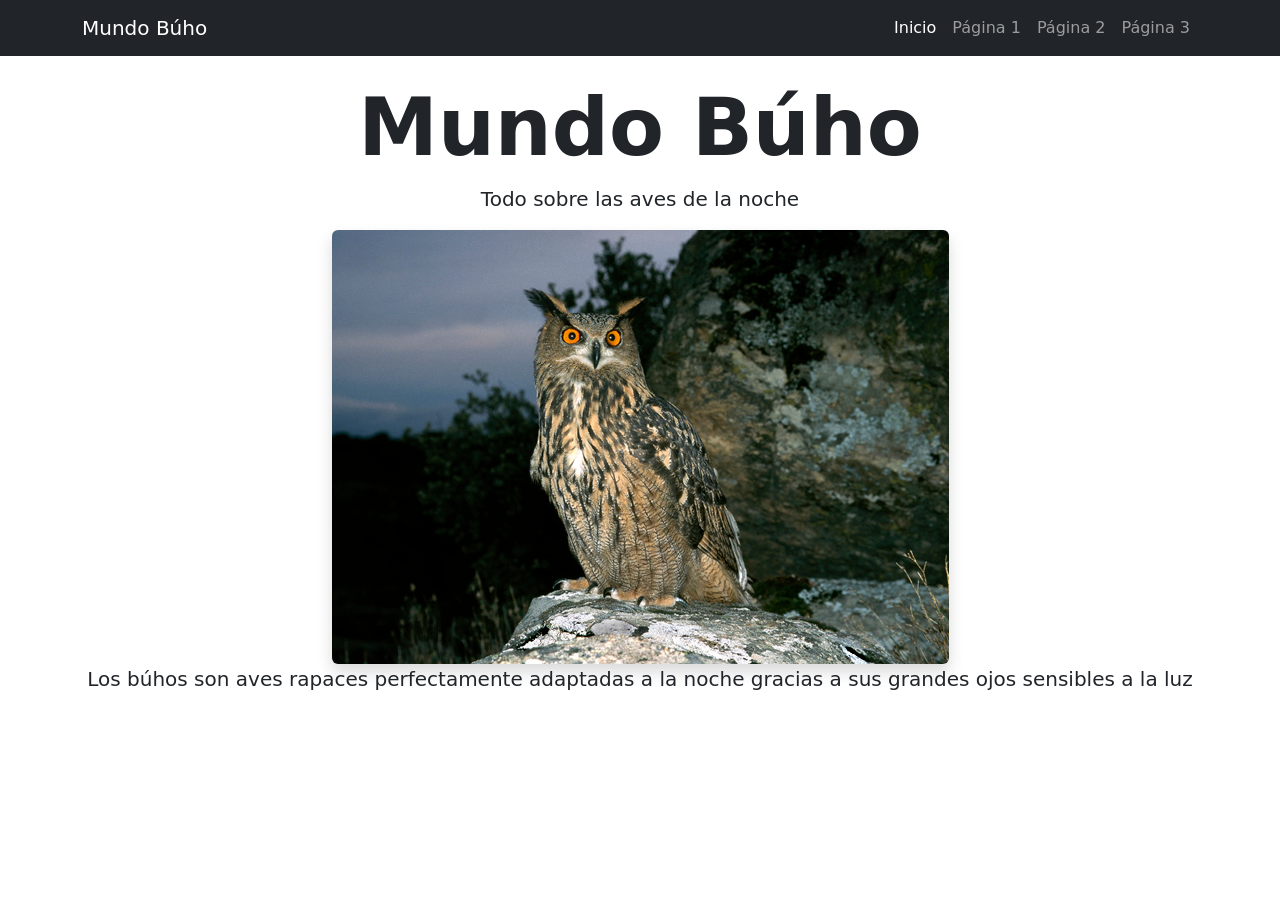
<file: index.html>
<!DOCTYPE html>
<html lang="es">
<head>
  <meta charset="UTF-8">
  <meta name="viewport" content="width=device-width, initial-scale=1">
  <title>Inicio - Mundo Búho</title>
  <link rel="stylesheet" href="css/bootstrap.min.css">
</head>
<body>
<nav class="navbar navbar-expand-lg navbar-dark bg-dark">
  <div class="container">
    <a class="navbar-brand" href="index.html">Mundo Búho</a>
    <button class="navbar-toggler" type="button" data-bs-toggle="collapse" data-bs-target="#menu"><span class="navbar-toggler-icon"></span></button>
    <div class="collapse navbar-collapse" id="menu">
      <ul class="navbar-nav ms-auto">
        <li class="nav-item"><a class="nav-link active" aria-current="page" href="index.html">Inicio</a></li>
        <li class="nav-item"><a class="nav-link" href="pagina1.html">Página 1</a></li>
        <li class="nav-item"><a class="nav-link" href="pagina2.html">Página 2</a></li>
        <li class="nav-item"><a class="nav-link" href="pagina3.html">Página 3</a></li>
      </ul>
    </div>
  </div>
</nav>
<main class="container my-4">
  <div class="text-center">
    <h1 class="display-1 fw-bold">Mundo Búho</h1>
    <p class="lead">Todo sobre las aves de la noche</p>
    <img src="img/inicio.jpg" class="img-fluid rounded shadow" alt="Búho en una rama de noche">
    <p class="lead">Los búhos son aves rapaces perfectamente adaptadas a la noche gracias a sus grandes ojos sensibles a la luz</p>
  </div>
</main>
<script src="js/bootstrap.bundle.min.js"></script>
</body>
</html>
</file>
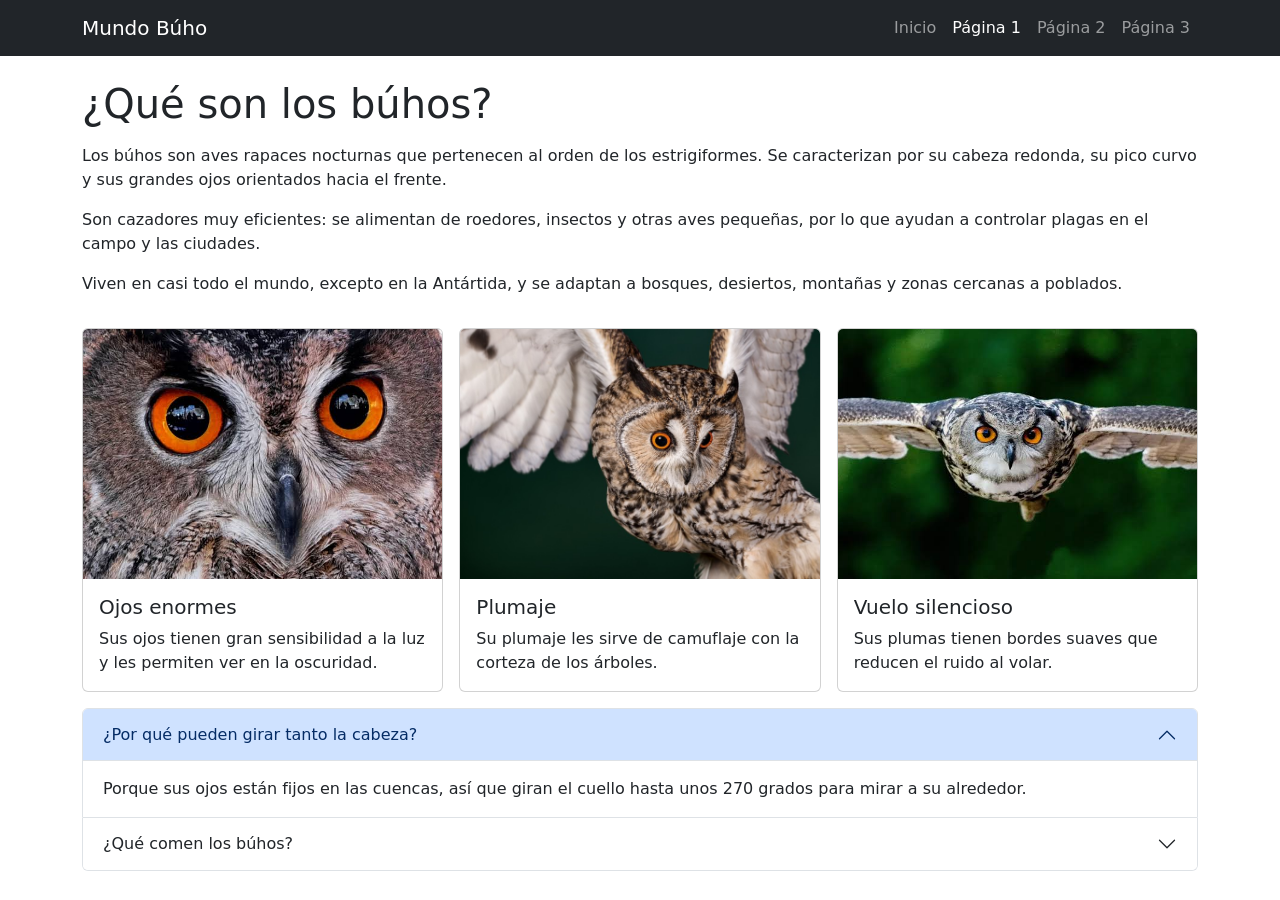
<file: pagina1.html>
<!DOCTYPE html>
<html lang="es">
<head>
  <meta charset="UTF-8">
  <meta name="viewport" content="width=device-width, initial-scale=1">
  <title>Página 1 - Mundo Búho</title>
  <link rel="stylesheet" href="css/bootstrap.min.css">
</head>
<body>
<nav class="navbar navbar-expand-lg navbar-dark bg-dark">
  <div class="container">
    <a class="navbar-brand" href="index.html">Mundo Búho</a>
    <button class="navbar-toggler" type="button" data-bs-toggle="collapse" data-bs-target="#menu"><span class="navbar-toggler-icon"></span></button>
    <div class="collapse navbar-collapse" id="menu">
      <ul class="navbar-nav ms-auto">
        <li class="nav-item"><a class="nav-link" href="index.html">Inicio</a></li>
        <li class="nav-item"><a class="nav-link active" aria-current="page" href="pagina1.html">Página 1</a></li>
        <li class="nav-item"><a class="nav-link" href="pagina2.html">Página 2</a></li>
        <li class="nav-item"><a class="nav-link" href="pagina3.html">Página 3</a></li>
      </ul>
    </div>
  </div>
</nav>
<main class="container my-4">
  <h1 class="mb-3">¿Qué son los búhos?</h1>
  <p>Los búhos son aves rapaces nocturnas que pertenecen al orden de los estrigiformes. Se caracterizan por su cabeza redonda, su pico curvo y sus grandes ojos orientados hacia el frente.</p>
  <p>Son cazadores muy eficientes: se alimentan de roedores, insectos y otras aves pequeñas, por lo que ayudan a controlar plagas en el campo y las ciudades.</p>
  <p>Viven en casi todo el mundo, excepto en la Antártida, y se adaptan a bosques, desiertos, montañas y zonas cercanas a poblados.</p>
  <div class="row g-3 my-3">
    <div class="col-md-4"><div class="card h-100"><img src="img/p1a.jpg" class="card-img-top" alt="Ojos enormes"><div class="card-body"><h5 class="card-title">Ojos enormes</h5><p class="card-text">Sus ojos tienen gran sensibilidad a la luz y les permiten ver en la oscuridad.</p></div></div></div>
    <div class="col-md-4"><div class="card h-100"><img src="img/p1b.jpg" class="card-img-top" alt="Plumaje"><div class="card-body"><h5 class="card-title">Plumaje</h5><p class="card-text">Su plumaje les sirve de camuflaje con la corteza de los árboles.</p></div></div></div>
    <div class="col-md-4"><div class="card h-100"><img src="img/p1c.jpg" class="card-img-top" alt="Vuelo silencioso"><div class="card-body"><h5 class="card-title">Vuelo silencioso</h5><p class="card-text">Sus plumas tienen bordes suaves que reducen el ruido al volar.</p></div></div></div>
  </div>
  <div class="accordion" id="acc1">
    <div class="accordion-item"><h2 class="accordion-header"><button class="accordion-button" type="button" data-bs-toggle="collapse" data-bs-target="#c1">¿Por qué pueden girar tanto la cabeza?</button></h2>
      <div id="c1" class="accordion-collapse collapse show" data-bs-parent="#acc1"><div class="accordion-body">Porque sus ojos están fijos en las cuencas, así que giran el cuello hasta unos 270 grados para mirar a su alrededor.</div></div></div>
    <div class="accordion-item"><h2 class="accordion-header"><button class="accordion-button collapsed" type="button" data-bs-toggle="collapse" data-bs-target="#c2">¿Qué comen los búhos?</button></h2>
      <div id="c2" class="accordion-collapse collapse" data-bs-parent="#acc1"><div class="accordion-body">Principalmente ratones, ratas, insectos, peces y aves pequeñas, según la especie.</div></div></div>
  </div>
</main>
<script src="js/bootstrap.bundle.min.js"></script>
</body>
</html>
</file>
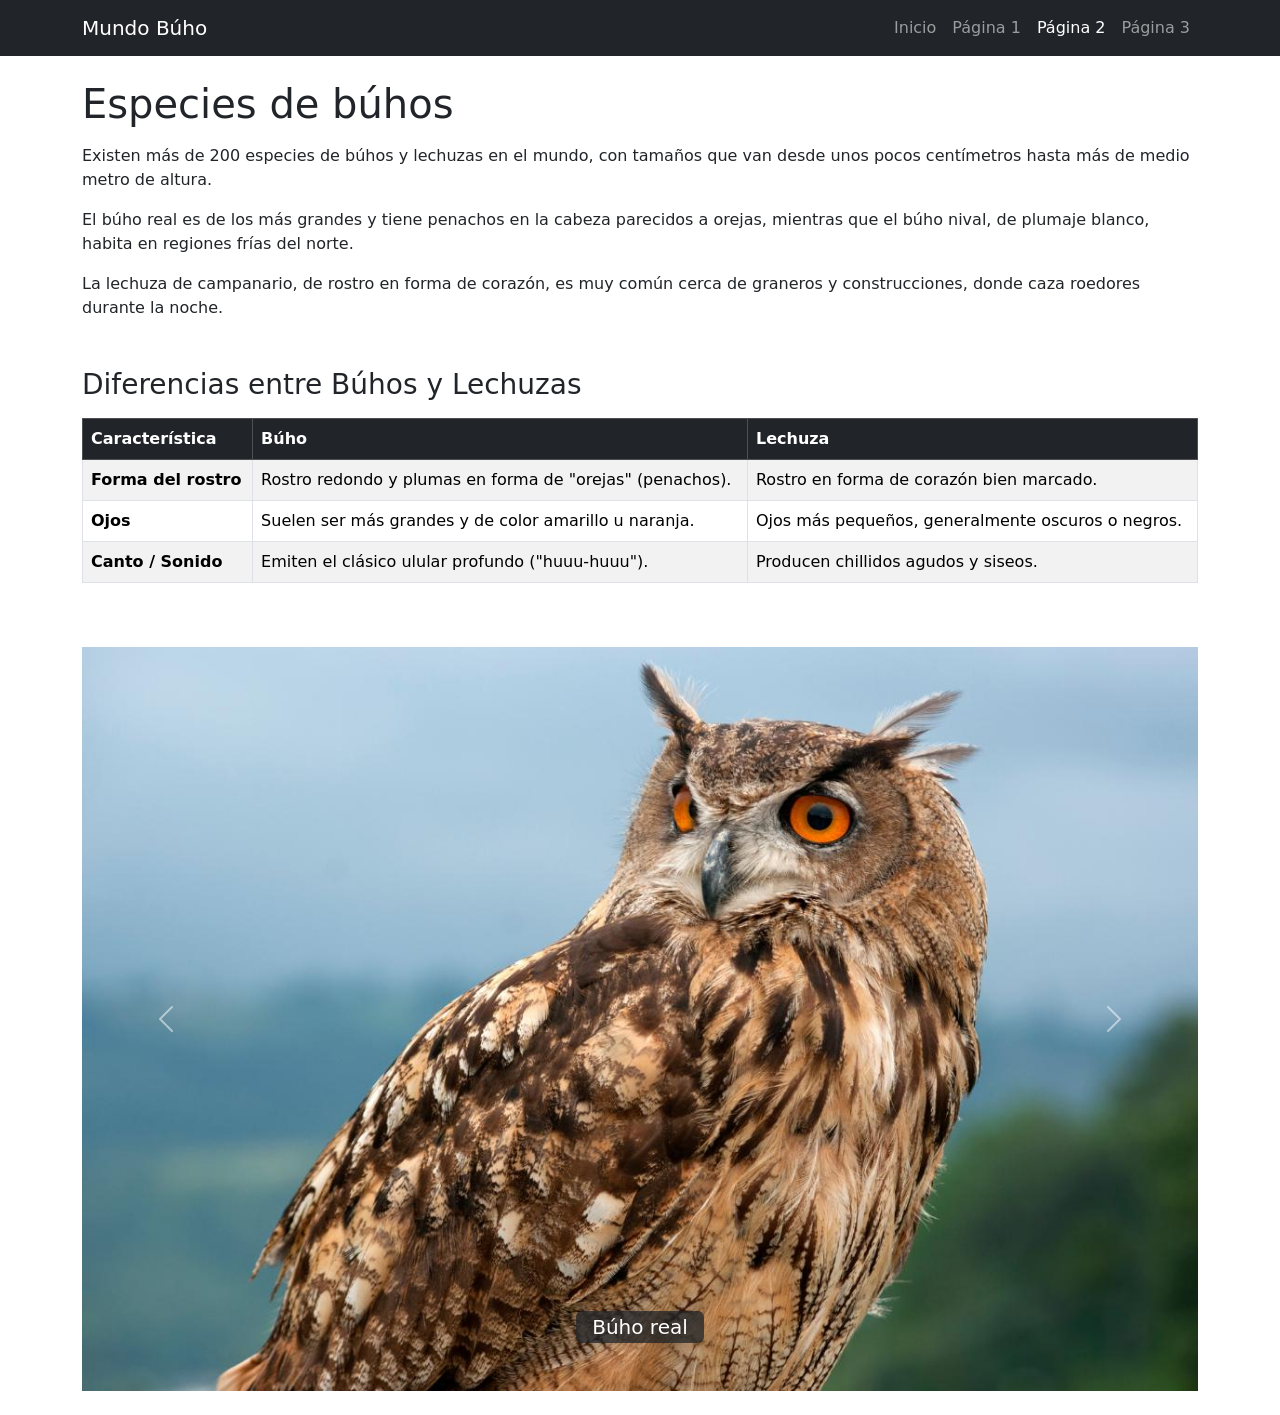
<file: pagina2.html>
<!DOCTYPE html>
<html lang="es">
<head>
  <meta charset="UTF-8">
  <meta name="viewport" content="width=device-width, initial-scale=1">
  <title>Página 2 - Mundo Búho</title>
  <link rel="stylesheet" href="css/bootstrap.min.css">
</head>
<body>
<nav class="navbar navbar-expand-lg navbar-dark bg-dark">
  <div class="container">
    <a class="navbar-brand" href="index.html">Mundo Búho</a>
    <button class="navbar-toggler" type="button" data-bs-toggle="collapse" data-bs-target="#menu"><span class="navbar-toggler-icon"></span></button>
    <div class="collapse navbar-collapse" id="menu">
      <ul class="navbar-nav ms-auto">
        <li class="nav-item"><a class="nav-link" href="index.html">Inicio</a></li>
        <li class="nav-item"><a class="nav-link" href="pagina1.html">Página 1</a></li>
        <li class="nav-item"><a class="nav-link active" aria-current="page" href="pagina2.html">Página 2</a></li>
        <li class="nav-item"><a class="nav-link" href="pagina3.html">Página 3</a></li>
      </ul>
    </div>
  </div>
</nav>
<main class="container my-4">
  <h1 class="mb-3">Especies de búhos</h1>
  <p>Existen más de 200 especies de búhos y lechuzas en el mundo, con tamaños que van desde unos pocos centímetros hasta más de medio metro de altura.</p>
  <p>El búho real es de los más grandes y tiene penachos en la cabeza parecidos a orejas, mientras que el búho nival, de plumaje blanco, habita en regiones frías del norte.</p>
  <p>La lechuza de campanario, de rostro en forma de corazón, es muy común cerca de graneros y construcciones, donde caza roedores durante la noche.</p>

  <!--Tabla comparativa hecha por ruben-->
  <div class="my-5">
    <h3 class="mb-3">Diferencias entre Búhos y Lechuzas</h3>
    <div class="table-responsive">
      <table class="table table-bordered table-striped align-middle">
        <thead class="table-dark">
          <tr>
            <th>Característica</th>
            <th>Búho</th>
            <th>Lechuza</th>
          </tr>
        </thead>
        <tbody>
          <tr>
            <td><strong>Forma del rostro</strong></td>
            <td>Rostro redondo y plumas en forma de "orejas" (penachos).</td>
            <td>Rostro en forma de corazón bien marcado.</td>
          </tr>
          <tr>
            <td><strong>Ojos</strong></td>
            <td>Suelen ser más grandes y de color amarillo u naranja.</td>
            <td>Ojos más pequeños, generalmente oscuros o negros.</td>
          </tr>
          <tr>
            <td><strong>Canto / Sonido</strong></td>
            <td>Emiten el clásico ulular profundo ("huuu-huuu").</td>
            <td>Producen chillidos agudos y siseos.</td>
          </tr>
        </tbody>
      </table>
    </div>
  </div>
  <div id="car" class="carousel slide mb-4" data-bs-ride="carousel">
    <div class="carousel-inner">
      <div class="carousel-item active"><img src="img/p2a.jpg" class="d-block w-100" alt="Búho real"><div class="carousel-caption"><h5 class="bg-dark bg-opacity-75 rounded d-inline-block px-3 py-1">Búho real</h5></div></div>
      <div class="carousel-item"><img src="img/p2b.jpg" class="d-block w-100" alt="Búho nival"><div class="carousel-caption"><h5 class="bg-dark bg-opacity-75 rounded d-inline-block px-3 py-1">Búho nival</h5></div></div>
      <div class="carousel-item"><img src="img/p2c.jpg" class="d-block w-100" alt="Lechuza de campanario"><div class="carousel-caption"><h5 class="bg-dark bg-opacity-75 rounded d-inline-block px-3 py-1">Lechuza de campanario</h5></div></div>
    </div>
    <button class="carousel-control-prev" type="button" data-bs-target="#car" data-bs-slide="prev"><span class="carousel-control-prev-icon"></span></button>
    <button class="carousel-control-next" type="button" data-bs-target="#car" data-bs-slide="next"><span class="carousel-control-next-icon"></span></button>
  </div>
</main>
<script src="js/bootstrap.bundle.min.js"></script>
</body>
</html>
</file>
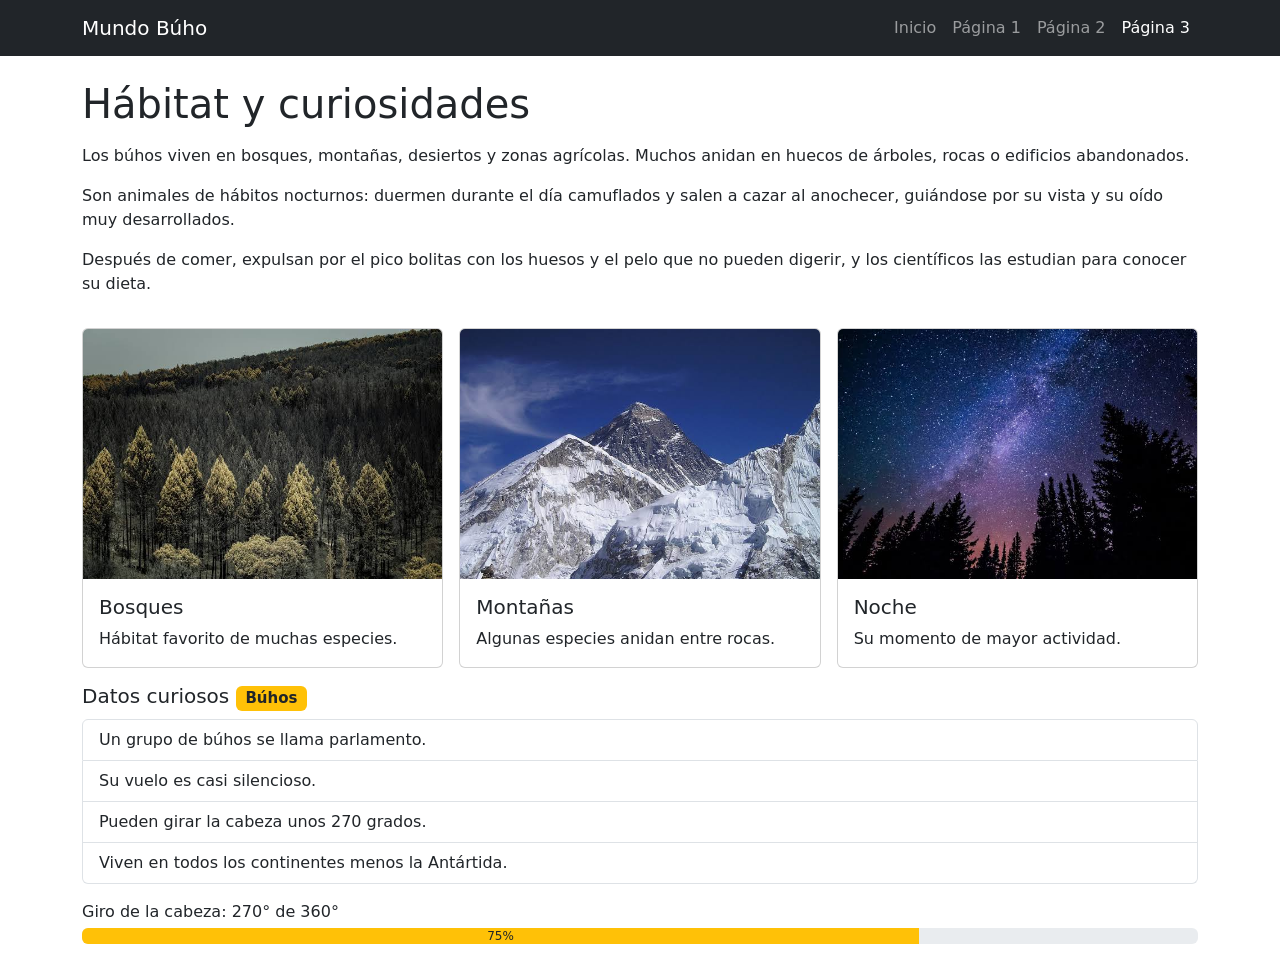
<file: pagina3.html>
<!DOCTYPE html>
<html lang="es">
<head>
  <meta charset="UTF-8">
  <meta name="viewport" content="width=device-width, initial-scale=1">
  <title>Página 3 - Mundo Búho</title>
  <link rel="stylesheet" href="css/bootstrap.min.css">
</head>
<body>
<nav class="navbar navbar-expand-lg navbar-dark bg-dark">
  <div class="container">
    <a class="navbar-brand" href="index.html">Mundo Búho</a>
    <button class="navbar-toggler" type="button" data-bs-toggle="collapse" data-bs-target="#menu"><span class="navbar-toggler-icon"></span></button>
    <div class="collapse navbar-collapse" id="menu">
      <ul class="navbar-nav ms-auto">
        <li class="nav-item"><a class="nav-link" href="index.html">Inicio</a></li>
        <li class="nav-item"><a class="nav-link" href="pagina1.html">Página 1</a></li>
        <li class="nav-item"><a class="nav-link" href="pagina2.html">Página 2</a></li>
        <li class="nav-item"><a class="nav-link active" aria-current="page" href="pagina3.html">Página 3</a></li>
      </ul>
    </div>
  </div>
</nav>
<main class="container my-4">
  <h1 class="mb-3">Hábitat y curiosidades</h1>
  <p>Los búhos viven en bosques, montañas, desiertos y zonas agrícolas. Muchos anidan en huecos de árboles, rocas o edificios abandonados.</p>
  <p>Son animales de hábitos nocturnos: duermen durante el día camuflados y salen a cazar al anochecer, guiándose por su vista y su oído muy desarrollados.</p>
  <p>Después de comer, expulsan por el pico bolitas con los huesos y el pelo que no pueden digerir, y los científicos las estudian para conocer su dieta.</p>
  <div class="row g-3 my-3">
    <div class="col-md-4"><div class="card h-100"><img src="img/p3a.jpg" class="card-img-top" alt="Bosques"><div class="card-body"><h5 class="card-title">Bosques</h5><p class="card-text">Hábitat favorito de muchas especies.</p></div></div></div>
    <div class="col-md-4"><div class="card h-100"><img src="img/p3b.jpg" class="card-img-top" alt="Montañas"><div class="card-body"><h5 class="card-title">Montañas</h5><p class="card-text">Algunas especies anidan entre rocas.</p></div></div></div>
    <div class="col-md-4"><div class="card h-100"><img src="img/p3c.jpg" class="card-img-top" alt="Noche"><div class="card-body"><h5 class="card-title">Noche</h5><p class="card-text">Su momento de mayor actividad.</p></div></div></div>
  </div>
  <h5>Datos curiosos <span class="badge bg-warning text-dark">Búhos</span></h5>
  <ul class="list-group mb-3">
    <li class="list-group-item">Un grupo de búhos se llama parlamento.</li><li class="list-group-item">Su vuelo es casi silencioso.</li><li class="list-group-item">Pueden girar la cabeza unos 270 grados.</li><li class="list-group-item">Viven en todos los continentes menos la Antártida.</li>
  </ul>
  <p class="mb-1">Giro de la cabeza: 270° de 360°</p>
  <div class="progress mb-3" role="progressbar" aria-label="Giro de cabeza"><div class="progress-bar bg-warning text-dark" style="width: 75%">75%</div></div>
</main>
<script src="js/bootstrap.bundle.min.js"></script>
</body>
</html>
</file>
